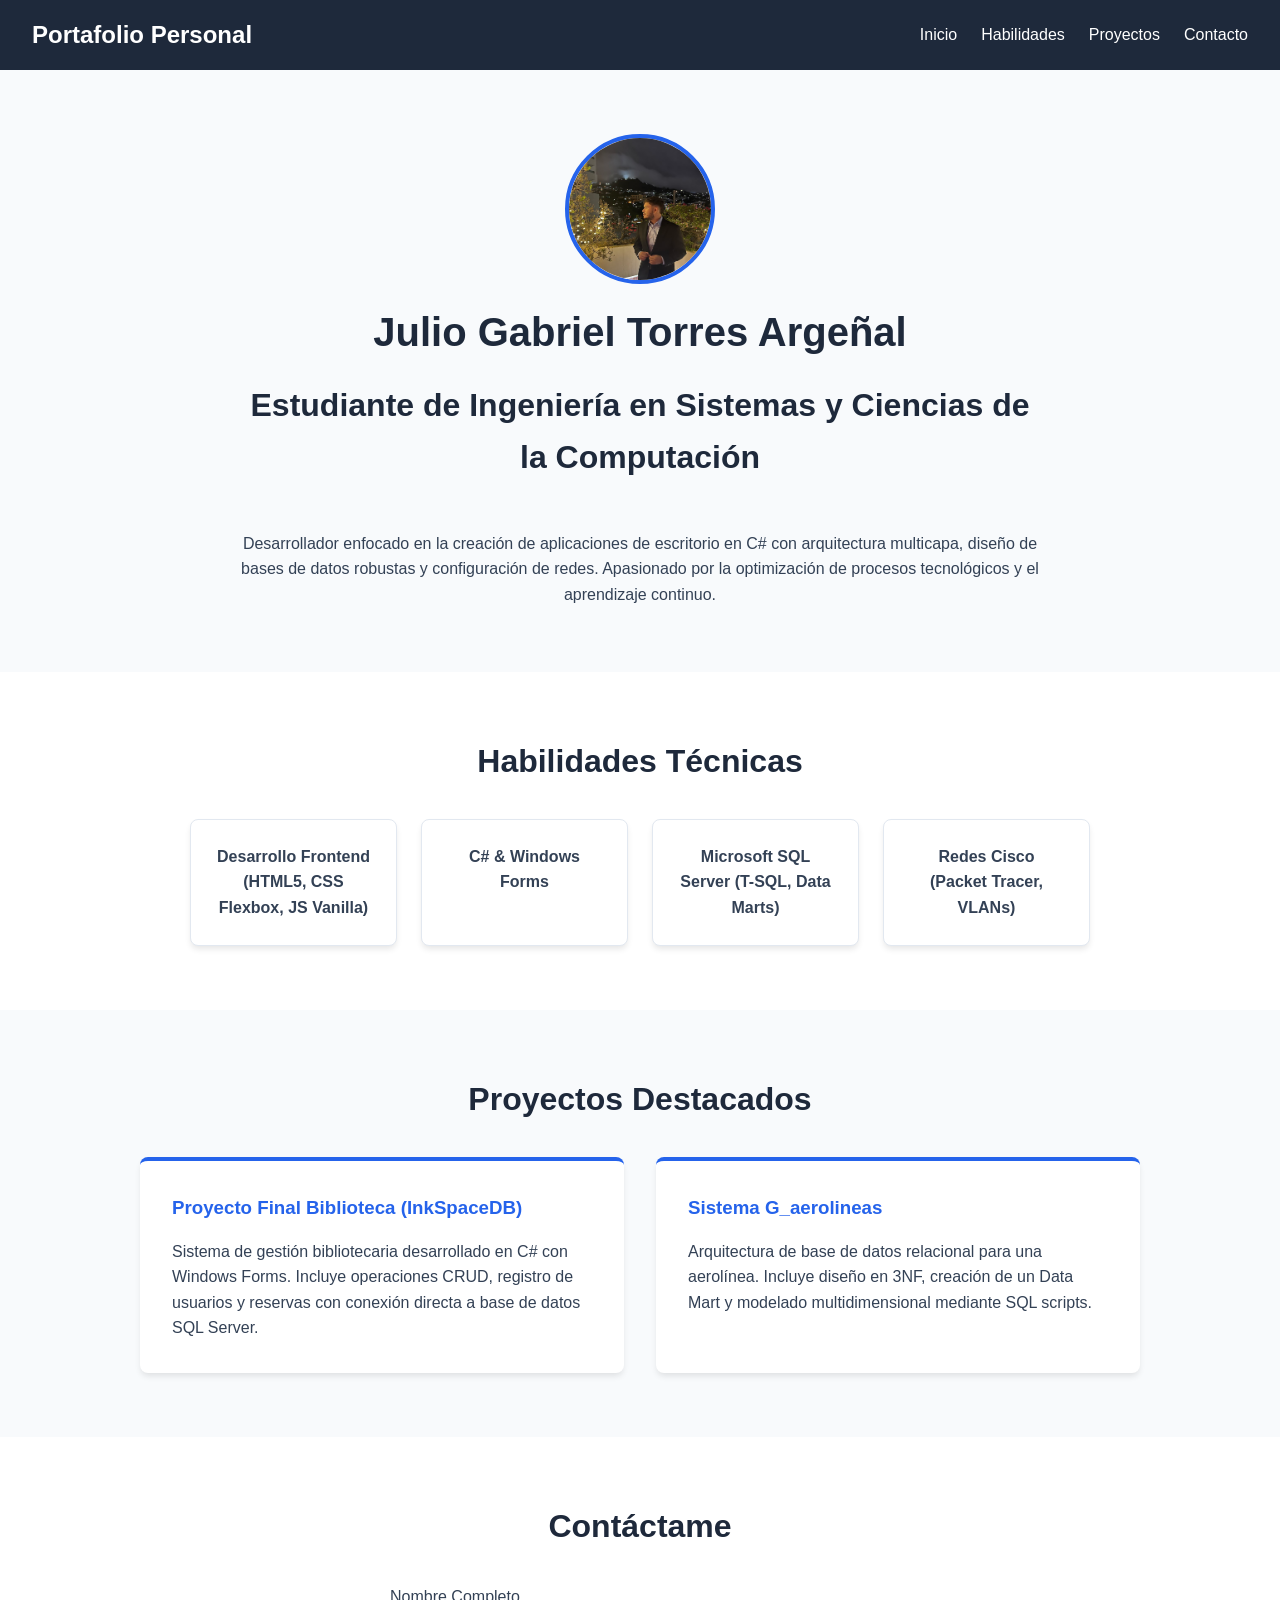
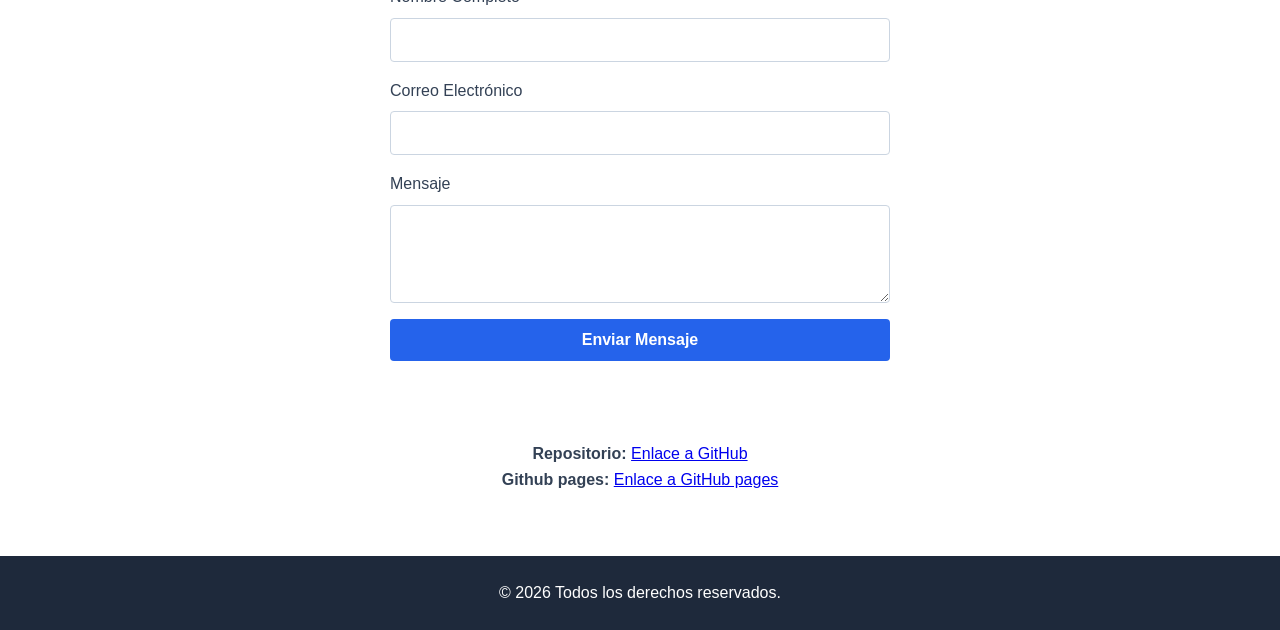
<file: index.html>
<!DOCTYPE html>
<html lang="es">

<head>
    <meta charset="UTF-8">
    <meta name="viewport" content="width=device-width, initial-scale=1.0">
    <title>Portafolio | Julio Gabriel Torres Argeñal</title>
    <link rel="stylesheet" href="portafolios.css">
</head>

<body>
    <header class="navbar">
        <div class="logo">Portafolio Personal</div>
        <nav>
            <ul class="nav-links">
                <li><a href="#inicio">Inicio</a></li>
                <li><a href="#habilidades">Habilidades</a></li>
                <li><a href="#proyectos">Proyectos</a></li>
                <li><a href="#contacto">Contacto</a></li>
            </ul>
        </nav>
    </header>

    <main>


        <section id="inicio" class="hero-section">
            <div class="hero-content">
                <img src="IMG/foto de perfil.JPG" alt="Foto de perfil de Julio Gabriel" class="profile-pic">
                <h1>Julio Gabriel Torres Argeñal</h1>
                <h2>Estudiante de Ingeniería en Sistemas y Ciencias de la Computación</h2>
                <p>Desarrollador enfocado en la creación de aplicaciones de escritorio en C# con arquitectura multicapa,
                    diseño de bases de datos robustas y configuración de redes. Apasionado por la optimización de
                    procesos tecnológicos y el aprendizaje continuo.</p>
            </div>
        </section>


        <section id="habilidades" class="skills-section">
            <h2>Habilidades Técnicas</h2>
            <div class="skills-container">
                <div class="skill-card">Desarrollo Frontend (HTML5, CSS Flexbox, JS Vanilla)</div>
                <div class="skill-card">C# & Windows Forms</div>
                <div class="skill-card">Microsoft SQL Server (T-SQL, Data Marts)</div>
                <div class="skill-card">Redes Cisco (Packet Tracer, VLANs)</div>
            </div>
        </section>


        <section id="proyectos" class="projects-section">
            <h2>Proyectos Destacados</h2>
            <div class="projects-container">
                <div class="project-card">
                    <h3>Proyecto Final Biblioteca (InkSpaceDB)</h3>
                    <p>Sistema de gestión bibliotecaria desarrollado en C# con Windows Forms. Incluye operaciones CRUD,
                        registro de usuarios y reservas con conexión directa a base de datos SQL Server.</p>
                </div>
                <div class="project-card">
                    <h3>Sistema G_aerolineas</h3>
                    <p>Arquitectura de base de datos relacional para una aerolínea. Incluye diseño en 3NF, creación de
                        un Data Mart y modelado multidimensional mediante SQL scripts.</p>
                </div>
            </div>
        </section>



        <section id="contacto" class="contact-section">
            <h2>Contáctame</h2>
            <form id="contactForm" class="contact-form">
                <div class="form-group">
                    <label for="nombre">Nombre Completo</label>
                    <input type="text" id="nombre" name="nombre">
                </div>
                <div class="form-group">
                    <label for="correo">Correo Electrónico</label>
                    <input type="email" id="correo" name="correo">
                </div>
                <div class="form-group">
                    <label for="mensaje">Mensaje</label>
                    <textarea id="mensaje" name="mensaje" rows="4"></textarea>
                </div>
                <button type="submit" class="submit-btn">Enviar Mensaje</button>
                <div id="formMessage" class="form-message"></div>
            </form>

            <div class="social-links">
                <p><strong>Repositorio:</strong> <a href="https://github.com/repos?q=owner%3A%40me" target="_blank">Enlace
                        a GitHub</a></p>
                <p><strong>Github pages:</strong> <a href="https://julgtorres01.github.io/Portafolios-profesional/" target="_blank">Enlace
                        a GitHub pages</a></p>
                
                
            </div>
        </section>
    </main>

    <footer>
        <p>&copy; 2026 Todos los derechos reservados.</p>
    </footer>

    <script src="portafolios.js"></script>
</body>

</html>
</file>
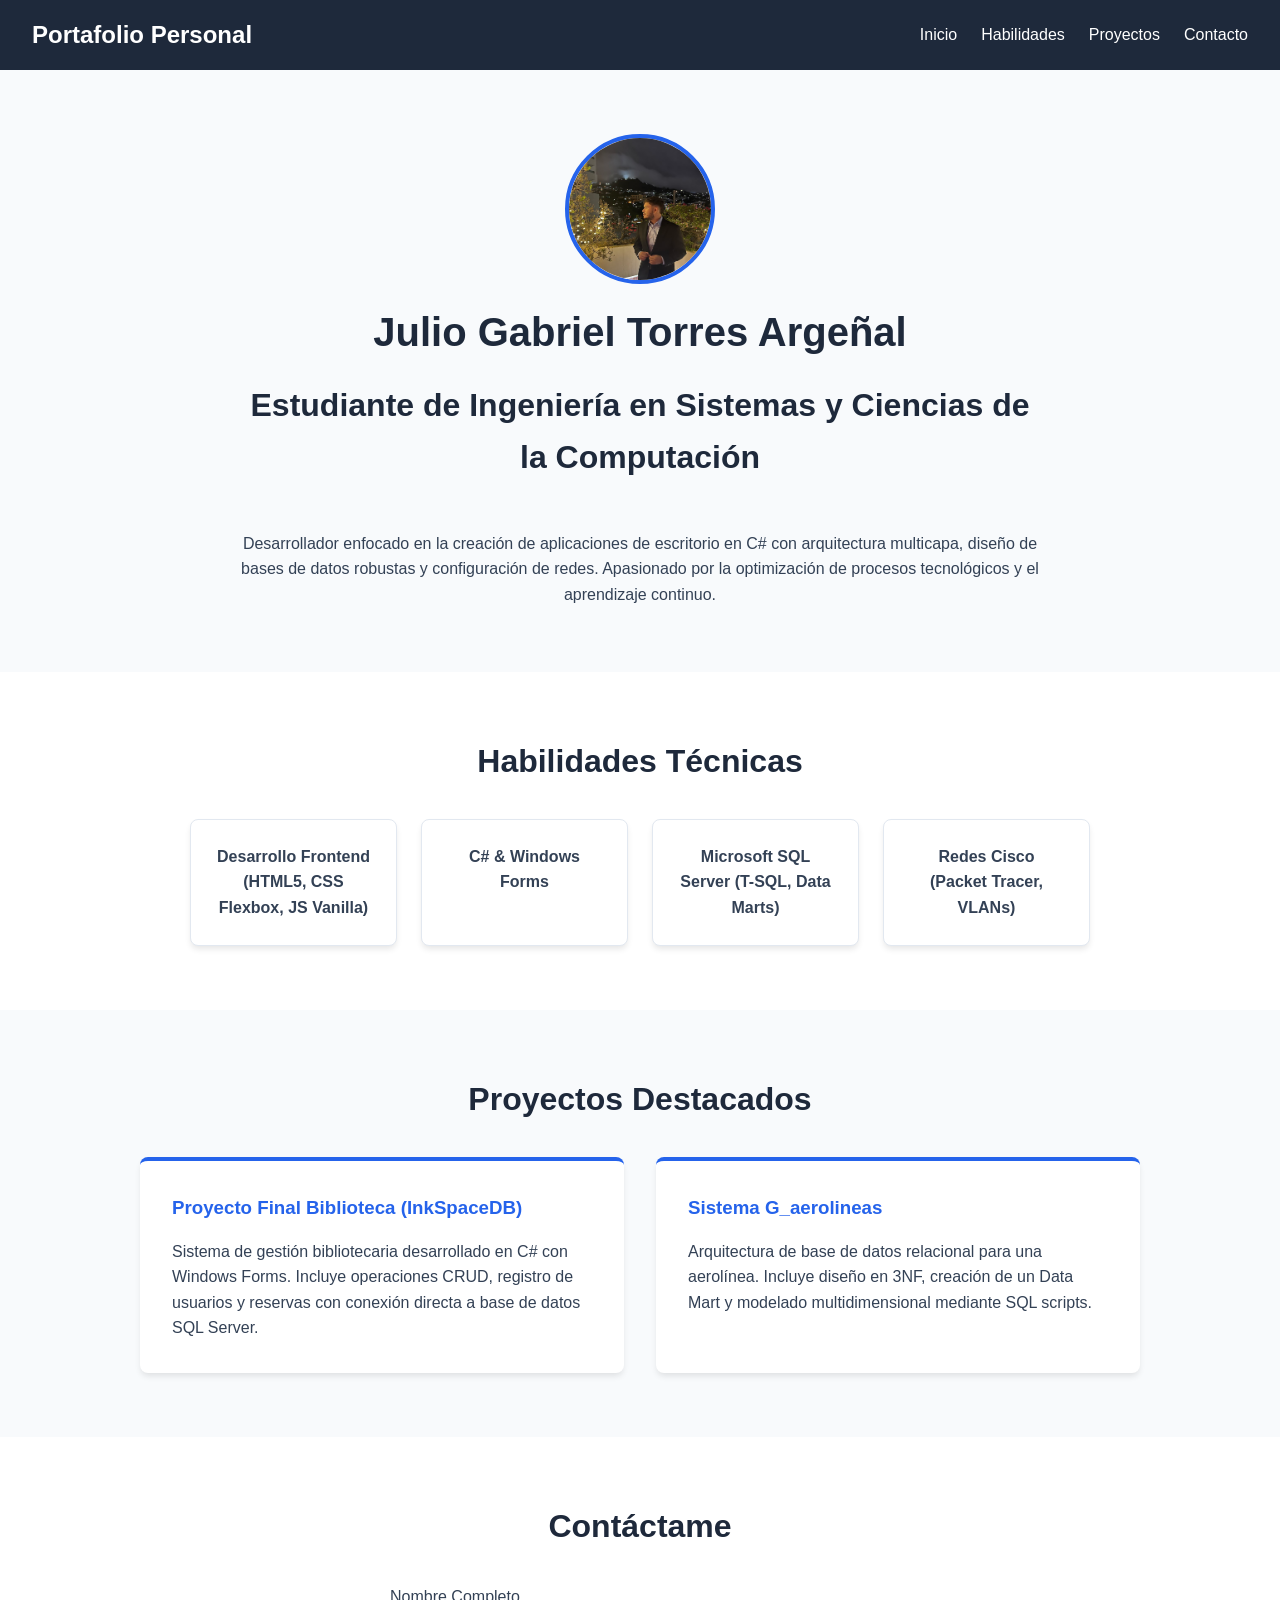
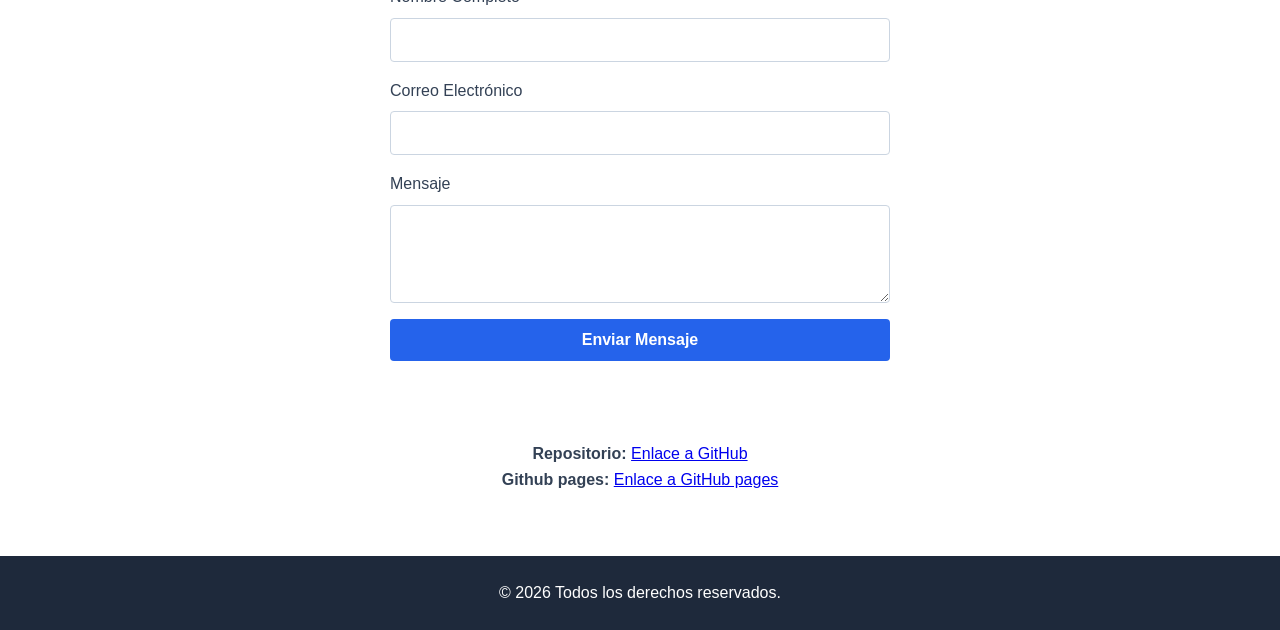
<file: portafolio.html>
<!DOCTYPE html>
<html lang="es">

<head>
    <meta charset="UTF-8">
    <meta name="viewport" content="width=device-width, initial-scale=1.0">
    <title>Portafolio | Julio Gabriel Torres Argeñal</title>
    <link rel="stylesheet" href="portafolios.css">
</head>

<body>
    <header class="navbar">
        <div class="logo">Portafolio Personal</div>
        <nav>
            <ul class="nav-links">
                <li><a href="#inicio">Inicio</a></li>
                <li><a href="#habilidades">Habilidades</a></li>
                <li><a href="#proyectos">Proyectos</a></li>
                <li><a href="#contacto">Contacto</a></li>
            </ul>
        </nav>
    </header>

    <main>


        <section id="inicio" class="hero-section">
            <div class="hero-content">
                <img src="IMG/foto de perfil.JPG" alt="Foto de perfil de Julio Gabriel" class="profile-pic">
                <h1>Julio Gabriel Torres Argeñal</h1>
                <h2>Estudiante de Ingeniería en Sistemas y Ciencias de la Computación</h2>
                <p>Desarrollador enfocado en la creación de aplicaciones de escritorio en C# con arquitectura multicapa,
                    diseño de bases de datos robustas y configuración de redes. Apasionado por la optimización de
                    procesos tecnológicos y el aprendizaje continuo.</p>
            </div>
        </section>


        <section id="habilidades" class="skills-section">
            <h2>Habilidades Técnicas</h2>
            <div class="skills-container">
                <div class="skill-card">Desarrollo Frontend (HTML5, CSS Flexbox, JS Vanilla)</div>
                <div class="skill-card">C# & Windows Forms</div>
                <div class="skill-card">Microsoft SQL Server (T-SQL, Data Marts)</div>
                <div class="skill-card">Redes Cisco (Packet Tracer, VLANs)</div>
            </div>
        </section>


        <section id="proyectos" class="projects-section">
            <h2>Proyectos Destacados</h2>
            <div class="projects-container">
                <div class="project-card">
                    <h3>Proyecto Final Biblioteca (InkSpaceDB)</h3>
                    <p>Sistema de gestión bibliotecaria desarrollado en C# con Windows Forms. Incluye operaciones CRUD,
                        registro de usuarios y reservas con conexión directa a base de datos SQL Server.</p>
                </div>
                <div class="project-card">
                    <h3>Sistema G_aerolineas</h3>
                    <p>Arquitectura de base de datos relacional para una aerolínea. Incluye diseño en 3NF, creación de
                        un Data Mart y modelado multidimensional mediante SQL scripts.</p>
                </div>
            </div>
        </section>



        <section id="contacto" class="contact-section">
            <h2>Contáctame</h2>
            <form id="contactForm" class="contact-form">
                <div class="form-group">
                    <label for="nombre">Nombre Completo</label>
                    <input type="text" id="nombre" name="nombre">
                </div>
                <div class="form-group">
                    <label for="correo">Correo Electrónico</label>
                    <input type="email" id="correo" name="correo">
                </div>
                <div class="form-group">
                    <label for="mensaje">Mensaje</label>
                    <textarea id="mensaje" name="mensaje" rows="4"></textarea>
                </div>
                <button type="submit" class="submit-btn">Enviar Mensaje</button>
                <div id="formMessage" class="form-message"></div>
            </form>

            <div class="social-links">
                <p><strong>Repositorio:</strong> <a href="https://github.com/repos?q=owner%3A%40me" target="_blank">Enlace
                        a GitHub</a></p>
                <p><strong>Github pages:</strong> <a href="https://julgtorres01.github.io/Portafolios-profesional/" target="_blank">Enlace
                        a GitHub pages</a></p>
                
                
            </div>
        </section>
    </main>

    <footer>
        <p>&copy; 2026 Todos los derechos reservados.</p>
    </footer>

    <script src="portafolios.js"></script>
</body>

</html>
</file>
<file: portafolios.css>
:root {
    --primary-color: #2563eb;
    --dark-color: #1e293b;
    --light-bg: #f8fafc;
    --text-color: #334155;
}

* {
    margin: 0;
    padding: 0;
    box-sizing: border-box;
    font-family: Arial, sans-serif;
}

body {
    color: var(--text-color);
    background-color: #ffffff;
    line-height: 1.6;
}


.navbar {
    display: flex;
    justify-content: space-between;
    align-items: center;
    background-color: var(--dark-color);
    color: white;
    padding: 1rem 2rem;
    position: sticky;
    top: 0;
    z-index: 1000;
}

.navbar .logo {
    font-size: 1.5rem;
    font-weight: bold;
}

.nav-links {
    display: flex;
    list-style: none;
    gap: 1.5rem;
}

.nav-links a {
    color: white;
    text-decoration: none;
    transition: color 0.3s ease;
}

.nav-links a:hover {
    color: #93c5fd;
}


section {
    padding: 4rem 2rem;
    text-align: center;
}

section h2 {
    margin-bottom: 2rem;
    color: var(--dark-color);
    font-size: 2rem;
}


.hero-section {
    background-color: var(--light-bg);
    display: flex;
    justify-content: center;
    align-items: center;
}

.hero-content {
    max-width: 800px;
    display: flex;
    flex-direction: column;
    align-items: center;
    gap: 1rem;
}

.profile-pic {
    width: 150px;
    height: 150px;
    border-radius: 50%;
    object-fit: cover;
    border: 4px solid var(--primary-color);
}

.hero-content h1 {
    font-size: 2.5rem;
    color: var(--dark-color);
}


.skills-container {
    display: flex;
    justify-content: center;
    flex-wrap: wrap;
    gap: 1.5rem;
    max-width: 900px;
    margin: 0 auto;
}

.skill-card {
    background: white;
    border: 1px solid #e2e8f0;
    padding: 1.5rem;
    border-radius: 8px;
    box-shadow: 0 4px 6px -1px rgba(0, 0, 0, 0.1);
    flex: 1 1 200px;
    font-weight: bold;
}


.projects-section {
    background-color: var(--light-bg);
}

.projects-container {
    display: flex;
    justify-content: center;
    flex-wrap: wrap;
    gap: 2rem;
    max-width: 1000px;
    margin: 0 auto;
}

.project-card {
    background: white;
    padding: 2rem;
    border-radius: 8px;
    box-shadow: 0 4px 6px -1px rgba(0, 0, 0, 0.1);
    flex: 1 1 300px;
    text-align: left;
    border-top: 4px solid var(--primary-color);
}

.project-card h3 {
    margin-bottom: 1rem;
    color: var(--primary-color);
}


.contact-form {
    max-width: 500px;
    margin: 0 auto;
    display: flex;
    flex-direction: column;
    gap: 1rem;
    text-align: left;
}

.form-group {
    display: flex;
    flex-direction: column;
    gap: 0.5rem;
}

.form-group input, 
.form-group textarea {
    padding: 0.75rem;
    border: 1px solid #cbd5e1;
    border-radius: 4px;
    font-size: 1rem;
}

.submit-btn {
    background-color: var(--primary-color);
    color: white;
    padding: 0.75rem;
    border: none;
    border-radius: 4px;
    cursor: pointer;
    font-size: 1rem;
    font-weight: bold;
    transition: background-color 0.3s;
}

.submit-btn:hover {
    background-color: #1d4ed8;
}

.form-message {
    text-align: center;
    font-weight: bold;
    margin-top: 1rem;
}

.error-msg { color: #dc2626; }
.success-msg { color: #16a34a; }

.social-links {
    margin-top: 3rem;
}


footer {
    background-color: var(--dark-color);
    color: white;
    text-align: center;
    padding: 1.5rem;
}

@media (max-width: 768px) {
    .nav-links {
        flex-direction: column;
        gap: 0.5rem;
    }
    .navbar {
        flex-direction: column;
        gap: 1rem;
    }
}
</file>
